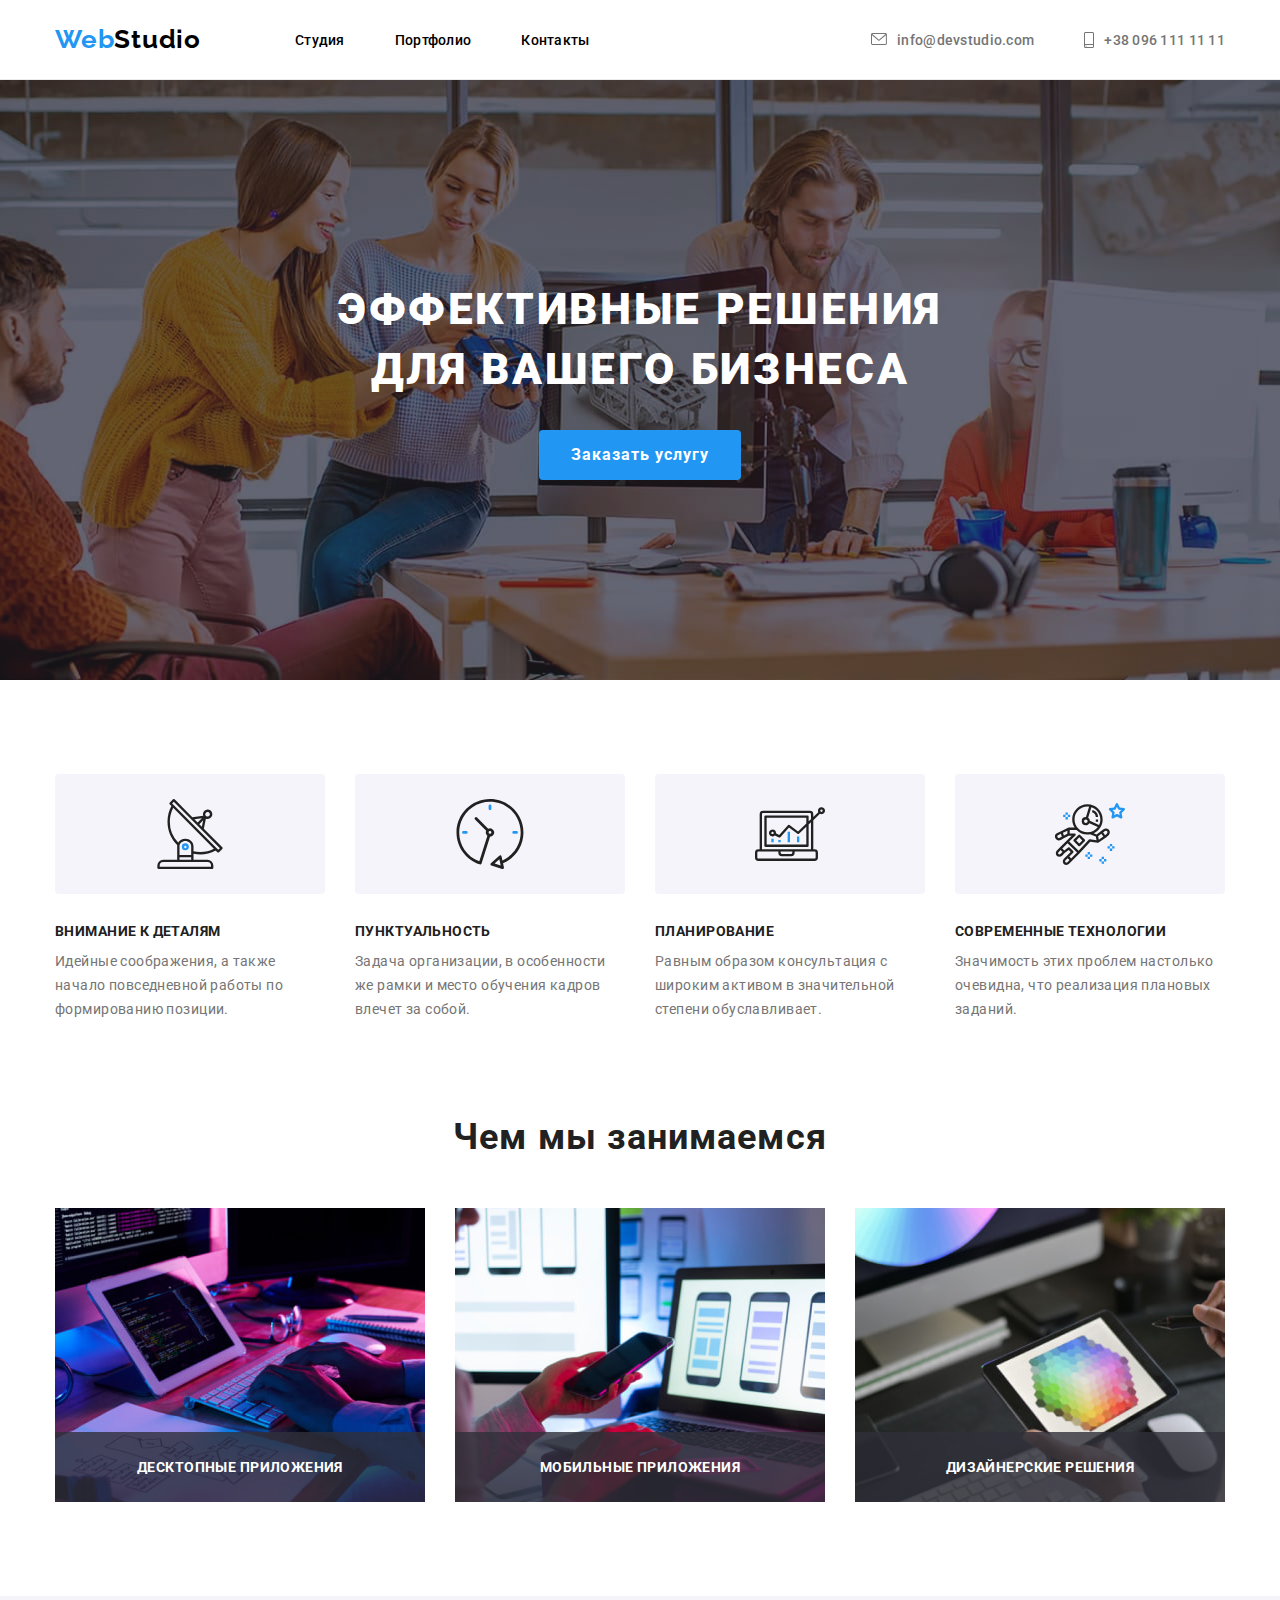
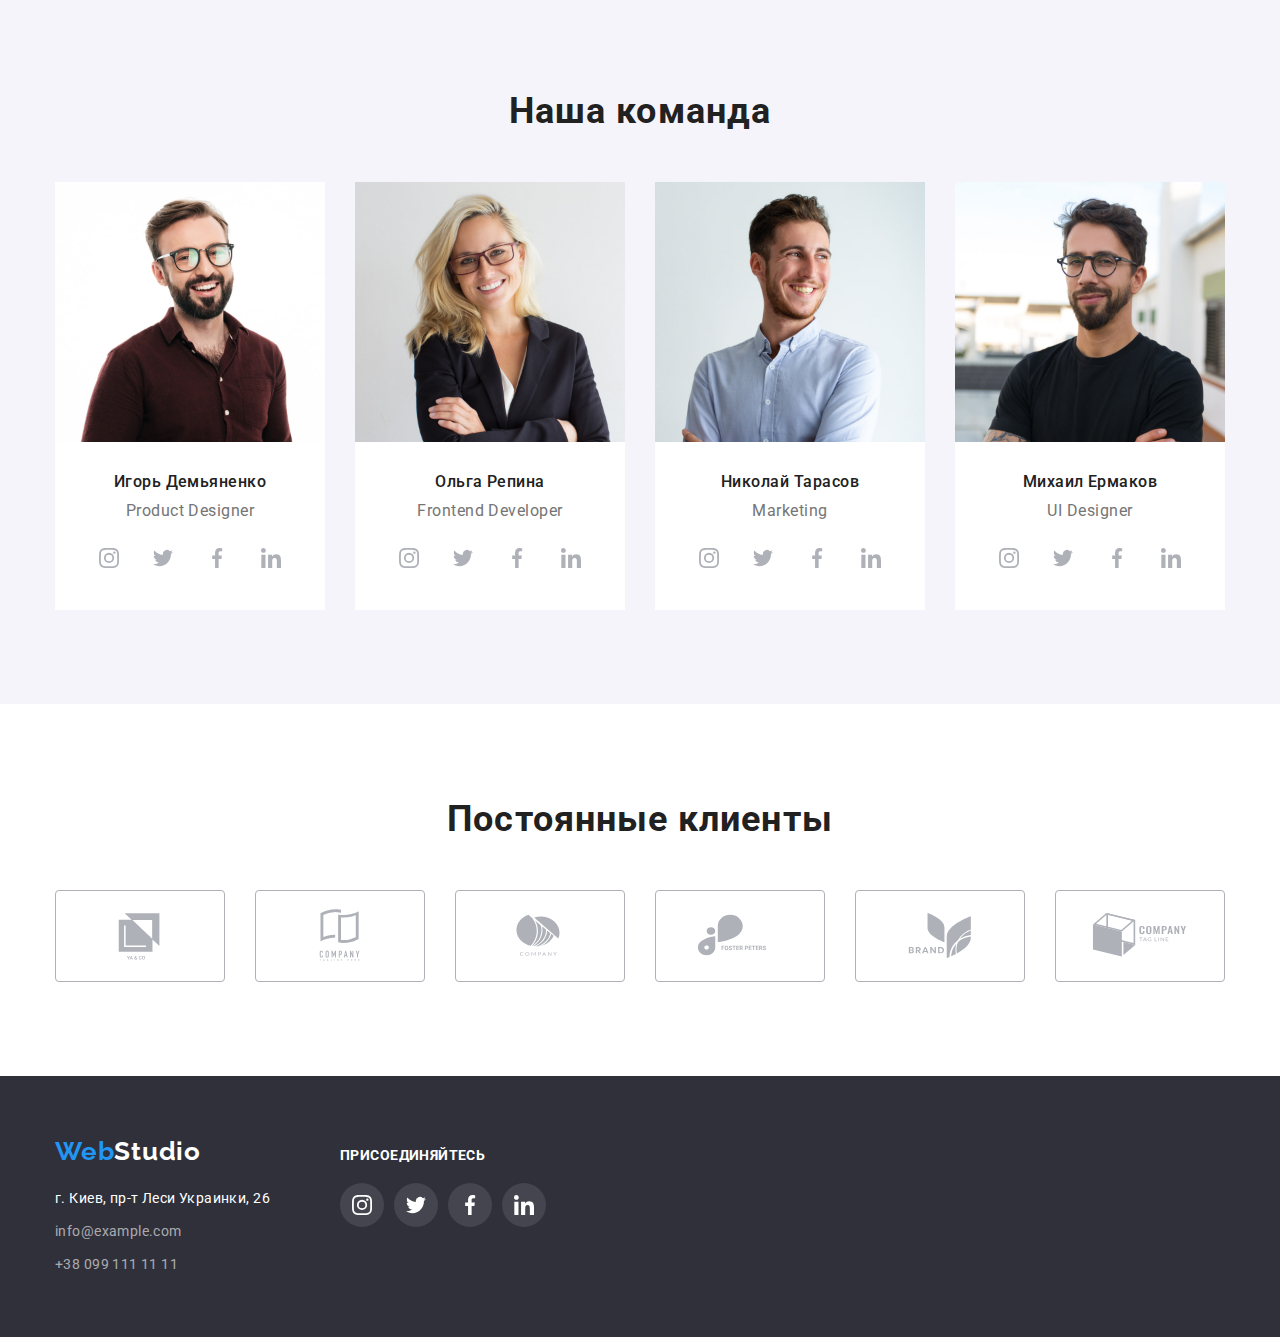
<file: index.html>
<!DOCTYPE html>
<html lang="ru">
  <head>
    <meta charset="UTF-8" />
    <meta http-equiv="X-UA-Compatible" content="IE=edge" />
    <meta name="viewport" content="width=device-width, initial-scale=1.0" />
    <title>Document</title>
    <!-- Добавление шрифтов Raleway 700 и Roboto 400 / 500 / 700 / 900 -->
    <link
      href="https://fonts.googleapis.com/css2?family=Raleway:wght@700&family=Roboto:wght@400;500;700;900&display=swap"
      rel="stylesheet"
    />
    <!-- Подключение modern-normalize  -->
    <link
      rel="stylesheet"
      href="https://cdnjs.cloudflare.com/ajax/libs/modern-normalize/1.0.0/modern-normalize.min.css"
    />

    <link rel="stylesheet" href="./css/styles.css" />
  </head>
  <body>
    <!-- шапка -->
    <header class="header">
      <div class="container container-header">
        <!-- навагация -->
        <nav class="nav">
          <!-- логотип / главная страница-->
          <a href="./index.html" class="logo-link link-backlight"
            >Web<span class="logo-link-dark">Studio</span></a
          >
          <!-- навагация по сайту -->
          <ul class="nav-list">
            <li class="nav-item">
              <a href="./index.html" class="nav-link link-backlight this-page"> Студия</a>
            </li>
            <li class="nav-item">
              <a href="./portfolio.html" class="nav-link link-backlight">Портфолио</a>
            </li>
            <li class="nav-item"><a href="#" class="nav-link link-backlight">Контакты</a></li>
          </ul>
        </nav>
        <!-- почта и телефон -->
        <ul class="mail-phone-list">
          <li class="mail-phone-list-element">
            <a href="mailto:info@devstudio.com" class="mail-phone-link link-backlight"
              ><svg class="mail-phone-icon" width="16" height="12">
                <use href="./images/symbol-defs.svg#mail"></use>
              </svg>
              info@devstudio.com</a
            >
          </li>
          <li class="mail-phone-list-element">
            <a href="tel:+380961111111" class="mail-phone-link link-backlight"
              ><svg class="mail-phone-icon" width="10" height="16">
                <use href="./images/symbol-defs.svg#smartphone"></use>
              </svg>
              +38 096 111 11 11</a
            >
          </li>
        </ul>
      </div>
    </header>
    <main>
      <section class="hero-section">
        <h1 class="main-title">
          Эффективные решения <br />
          для вашего бизнеса
        </h1>
        <button data-modal-open type="button" class="hero-button">Заказать услугу</button>
      </section>

      <!-- раздел достоинств -->

      <section class="why-us-section section">
        <div class="container">
          <!-- невидимый заголовок для читалки -->
          <h2 class="hidden-title">Зачем выбирать нас</h2>

          <!-- список достоинств -->
          <ul class="why-us-list">
            <li class="why-us-block">
              <div class="why-us-icon-container">
                <svg class="why-us-icon">
                  <use href="./images/symbol-defs.svg#antenna"></use>
                </svg>
              </div>
              <h3 class="title why-us-title">Внимание к деталям</h3>
              <p class="why-us-paragraph">
                Идейные соображения, а также начало повседневной работы по формированию позиции.
              </p>
            </li>
            <li class="why-us-block">
              <div class="why-us-icon-container">
                <svg class="why-us-icon">
                  <use href="./images/symbol-defs.svg#clock"></use>
                </svg>
              </div>
              <h3 class="title why-us-title">Пунктуальность</h3>
              <p class="why-us-paragraph">
                Задача организации, в особенности же рамки и место обучения кадров влечет за собой.
              </p>
            </li>
            <li class="why-us-block">
              <div class="why-us-icon-container">
                <svg class="why-us-icon">
                  <use href="./images/symbol-defs.svg#diagram"></use>
                </svg>
              </div>
              <h3 class="title why-us-title">Планирование</h3>
              <p class="why-us-paragraph">
                Равным образом консультация с широким активом в значительной степени обуславливает.
              </p>
            </li>
            <li class="why-us-block">
              <div class="why-us-icon-container">
                <svg class="why-us-icon">
                  <use href="./images/symbol-defs.svg#astronaut"></use>
                </svg>
              </div>
              <h3 class="title why-us-title">Современные технологии</h3>
              <p class="why-us-paragraph">
                Значимость этих проблем настолько очевидна, что реализация плановых заданий.
              </p>
            </li>
          </ul>
        </div>
      </section>

      <!-- раздел чем мы занимаемся -->
      <section class="our-work-section section">
        <div class="container">
          <!-- заголовок -->
          <h2 class="title-second">Чем мы занимаемся</h2>
          <!-- фото -->
          <ul class="our-work-list">
            <li class="our-work-block">
              <img src="./images/box-1.jpg" alt="Опытные специалисты" />
              <p class="our-work-text">Десктопные приложения</p>
            </li>
            <li class="our-work-block">
              <img src="./images/box-2.jpg" alt="Современный дизайн" />
              <p class="our-work-text">Мобильные приложения</p>
            </li>
            <li class="our-work-block">
              <img src="./images/box-3.jpg" alt="Работа художников" />
              <p class="our-work-text">Дизайнерские решения</p>
            </li>
          </ul>
        </div>
      </section>

      <!-- раздел кто мы -->
      <section class="our-team-section section">
        <div class="container">
          <h2 class="title-second">Наша команда</h2>
          <ul class="our-team-list">
            <li class="our-team-block">
              <img src="./images/img-1.jpg" alt="Наш сотрудник 1" />
              <div class="our-team-container">
                <h3 class="title our-team-name">Игорь Демьяненко</h3>
                <p class="our-team-post">Product Designer</p>
                <ul class="my-team-social-list">
                  <li class="my-team-social-block">
                    <a href="http://www.instagram.com/" class="social-link">
                      <svg class="social-icon">
                        <use href="./images/symbol-defs.svg#instagram"></use>
                      </svg>
                    </a>
                  </li>

                  <li class="my-team-social-block">
                    <a href="http://www.twitter.com/" class="social-link">
                      <svg class="social-icon">
                        <use href="./images/symbol-defs.svg#twitter"></use>
                      </svg>
                    </a>
                  </li>

                  <li class="my-team-social-block">
                    <a href="http://www.facebook.com/" class="social-link">
                      <svg class="social-icon">
                        <use href="./images/symbol-defs.svg#facebook"></use>
                      </svg>
                    </a>
                  </li>

                  <li class="my-team-social-block">
                    <a href="http://www.linkedin.com/" class="social-link">
                      <svg class="social-icon">
                        <use href="./images/symbol-defs.svg#linkedin"></use>
                      </svg>
                    </a>
                  </li>
                </ul>
              </div>
            </li>
            <li class="our-team-block">
              <img src="./images/img-2.jpg" alt="Наш сотрудник 2" />
              <div class="our-team-container">
                <h3 class="title our-team-name">Ольга Репина</h3>
                <p class="our-team-post">Frontend Developer</p>
                <ul class="my-team-social-list">
                  <li class="my-team-social-block">
                    <a href="http://www.instagram.com/" class="social-link">
                      <svg class="social-icon">
                        <use href="./images/symbol-defs.svg#instagram"></use>
                      </svg>
                    </a>
                  </li>

                  <li class="my-team-social-block">
                    <a href="http://www.twitter.com/" class="social-link">
                      <svg class="social-icon">
                        <use href="./images/symbol-defs.svg#twitter"></use>
                      </svg>
                    </a>
                  </li>

                  <li class="my-team-social-block">
                    <a href="http://www.facebook.com/" class="social-link">
                      <svg class="social-icon">
                        <use href="./images/symbol-defs.svg#facebook"></use>
                      </svg>
                    </a>
                  </li>

                  <li class="my-team-social-block">
                    <a href="http://www.linkedin.com/" class="social-link">
                      <svg class="social-icon">
                        <use href="./images/symbol-defs.svg#linkedin"></use>
                      </svg>
                    </a>
                  </li>
                </ul>
              </div>
            </li>
            <li class="our-team-block">
              <img src="./images/img-3.jpg" alt="Наш сотрудник 3" />
              <div class="our-team-container">
                <h3 class="title our-team-name">Николай Тарасов</h3>
                <p class="our-team-post">Marketing</p>
                <ul class="my-team-social-list">
                  <li class="my-team-social-block">
                    <a href="http://www.instagram.com/" class="social-link">
                      <svg class="social-icon">
                        <use href="./images/symbol-defs.svg#instagram"></use>
                      </svg>
                    </a>
                  </li>

                  <li class="my-team-social-block">
                    <a href="http://www.twitter.com/" class="social-link">
                      <svg class="social-icon">
                        <use href="./images/symbol-defs.svg#twitter"></use>
                      </svg>
                    </a>
                  </li>

                  <li class="my-team-social-block">
                    <a href="http://www.facebook.com/" class="social-link">
                      <svg class="social-icon">
                        <use href="./images/symbol-defs.svg#facebook"></use>
                      </svg>
                    </a>
                  </li>

                  <li class="my-team-social-block">
                    <a href="http://www.linkedin.com/" class="social-link">
                      <svg class="social-icon">
                        <use href="./images/symbol-defs.svg#linkedin"></use>
                      </svg>
                    </a>
                  </li>
                </ul>
              </div>
            </li>
            <li class="our-team-block">
              <img src="./images/img-4.jpg" alt="Наш сотрудник 4" />
              <div class="our-team-container">
                <h3 class="title our-team-name">Михаил Ермаков</h3>
                <p class="our-team-post">UI Designer</p>
                <ul class="my-team-social-list">
                  <li class="my-team-social-block">
                    <a href="http://www.instagram.com/" class="social-link">
                      <svg class="social-icon">
                        <use href="./images/symbol-defs.svg#instagram"></use>
                      </svg>
                    </a>
                  </li>

                  <li class="my-team-social-block">
                    <a href="http://www.twitter.com/" class="social-link">
                      <svg class="social-icon">
                        <use href="./images/symbol-defs.svg#twitter"></use>
                      </svg>
                    </a>
                  </li>

                  <li class="my-team-social-block">
                    <a href="http://www.facebook.com/" class="social-link">
                      <svg class="social-icon">
                        <use href="./images/symbol-defs.svg#facebook"></use>
                      </svg>
                    </a>
                  </li>

                  <li class="my-team-social-block">
                    <a href="http://www.linkedin.com/" class="social-link">
                      <svg class="social-icon">
                        <use href="./images/symbol-defs.svg#linkedin"></use>
                      </svg>
                    </a>
                  </li>
                </ul>
              </div>
            </li>
          </ul>
        </div>
      </section>

      <!-- раздел "наши клиенты" -->
      <section class="section">
        <div class="container">
          <!-- заголовок -->
          <h2 class="title-second">Постоянные клиенты</h2>
          <!-- логотипы компаний -->
          <ul class="customers-list">
            <li class="customers-block">
              <a href="#" class="customers-link">
                <svg class="customers-icon">
                  <use href="./images/symbol-defs.svg#company-1"></use>
                </svg>
              </a>
            </li>
            <li class="customers-block">
              <a href="#" class="customers-link">
                <svg class="customers-icon">
                  <use href="./images/symbol-defs.svg#company-2"></use>
                </svg>
              </a>
            </li>
            <li class="customers-block">
              <a href="#" class="customers-link">
                <svg class="customers-icon">
                  <use href="./images/symbol-defs.svg#company-3"></use>
                </svg>
              </a>
            </li>
            <li class="customers-block">
              <a href="#" class="customers-link">
                <svg class="customers-icon">
                  <use href="./images/symbol-defs.svg#company-4"></use>
                </svg>
              </a>
            </li>
            <li class="customers-block">
              <a href="#" class="customers-link">
                <svg class="customers-icon">
                  <use href="./images/symbol-defs.svg#company-5"></use>
                </svg>
              </a>
            </li>
            <li class="customers-block">
              <a href="#" class="customers-link">
                <svg class="customers-icon">
                  <use href="./images/symbol-defs.svg#company-6"></use>
                </svg>
              </a>
            </li>
          </ul>
        </div>
      </section>
    </main>
    <!-- футер / контакты -->
    <footer class="footer">
      <div class="container footer-flex">
        <div class="footer-left-part">
          <!-- раздел контакты -->

          <!-- лого -->
          <a href="./index.html" class="logo-link logo-footer link-backlight"
            >Web<span class="logo-link-light">Studio</span></a
          >
          <!-- контакты -->
          <address class="address">
            <ul class="contacts-list">
              <li class="contacts-block">
                <a
                  href="https://goo.gl/maps/tme8VJcGeJXMZeD66"
                  class="map-address-link link-backlight"
                  >г. Киев, пр-т Леси Украинки, 26</a
                >
              </li>
              <li class="contacts-block">
                <a href="mailto:info@example.com" class="mail-contacts-link link-backlight"
                  >info@example.com</a
                >
              </li>
              <li class="contacts-block">
                <a href="tel:+380991111111" class="phone-contacts-link link-backlight"
                  >+38 099 111 11 11</a
                >
              </li>
            </ul>
          </address>
        </div>
        <!-- соцсети в футере -->
        <div class="footer-right-part">
          <h3 class="footer-heading">Присоединяйтесь</h3>
          <ul class="footer-social-list">
            <li class="footer-social-block">
              <a href="http://www.instagram.com/" class="footer-social-link">
                <svg class="social-icon">
                  <use href="./images/symbol-defs.svg#instagram"></use>
                </svg>
              </a>
            </li>
            <li class="footer-social-block">
              <a href="http://www.twitter.com/" class="footer-social-link">
                <svg class="social-icon">
                  <use href="./images/symbol-defs.svg#twitter"></use>
                </svg>
              </a>
            </li>
            <li class="footer-social-block">
              <a href="http://www.facebook.com/" class="footer-social-link">
                <svg class="social-icon">
                  <use href="./images/symbol-defs.svg#facebook"></use>
                </svg>
              </a>
            </li>
            <li class="footer-social-block">
              <a href="http://www.linkedin.com/" class="footer-social-link">
                <svg class="social-icon">
                  <use href="./images/symbol-defs.svg#linkedin"></use>
                </svg>
              </a>
            </li>
          </ul>
        </div>
      </div>
    </footer>
    <div class="backdrop is-hidden" data-modal>
      <div class="modal">
        <button data-modal-close type="button" class="modal-close-button">
          <svg class="modal-close-icon">
            <use href="./images/close.svg#close"></use>
          </svg>
        </button>
      </div>
    </div>
    <script src="./js/modal.js"></script>
  </body>
</html>
</file>
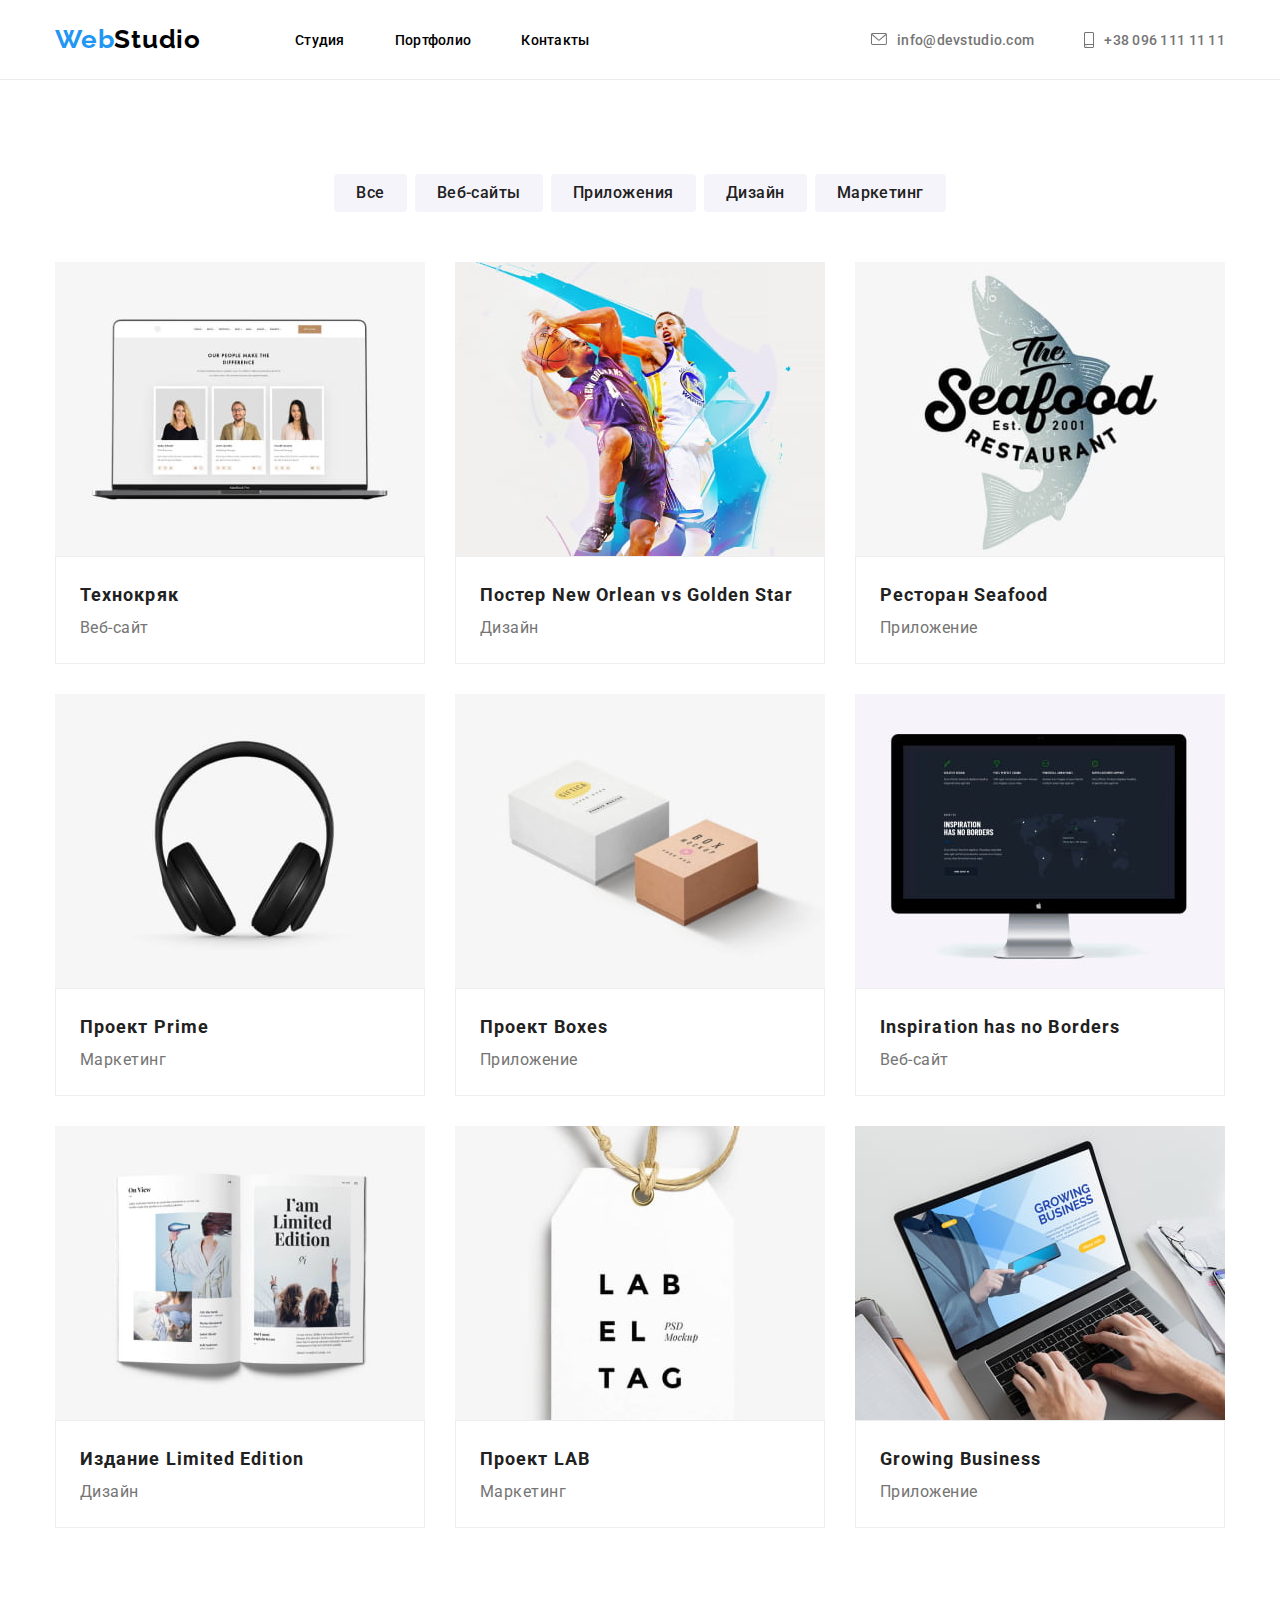
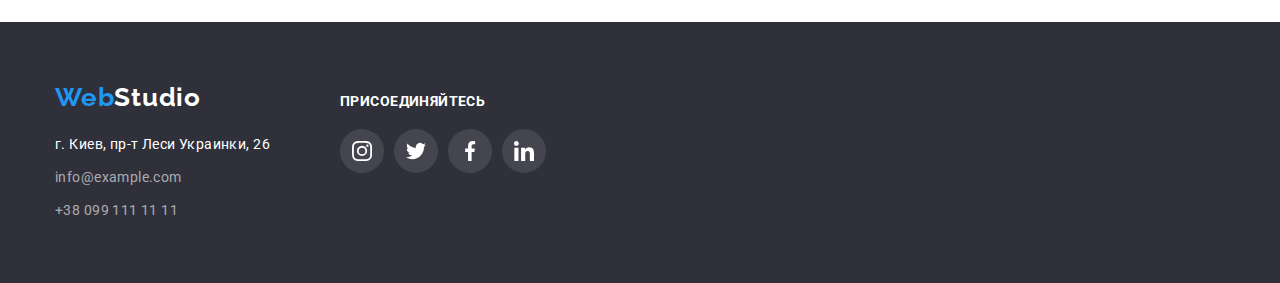
<file: portfolio.html>
<!DOCTYPE html>
<html lang="ru">
  <head>
    <meta charset="UTF-8" />
    <meta http-equiv="X-UA-Compatible" content="IE=edge" />
    <meta name="viewport" content="width=device-width, initial-scale=1.0" />
    <title>Document</title>
    <!-- Добавление шрифтов Raleway 700 и Roboto 400 / 500 / 700 / 900 -->
    <link
      href="https://fonts.googleapis.com/css2?family=Raleway:wght@700&family=Roboto:wght@400;500;700;900&display=swap"
      rel="stylesheet"
    />
    <link
      rel="stylesheet"
      href="https://cdnjs.cloudflare.com/ajax/libs/modern-normalize/1.0.0/modern-normalize.min.css"
    />
    <link rel="stylesheet" href="./css/styles.css" />
  </head>
  <body>
    <!-- шапка -->
    <header class="header">
      <div class="container container-header">
        <!-- навагация -->
        <nav class="nav">
          <!-- логотип / главная страница-->
          <a href="./index.html" class="logo-link link-backlight"
            >Web<span class="logo-link-dark">Studio</span></a
          >
          <!-- навагация по сайту -->
          <ul class="nav-list">
            <li class="nav-item">
              <a href="./index.html" class="nav-link link-backlight">Студия</a>
            </li>
            <li class="nav-item">
              <a href="./portfolio.html" class="nav-link link-backlight this-page">Портфолио</a>
            </li>
            <li class="nav-item"><a href="#" class="nav-link link-backlight">Контакты</a></li>
          </ul>
        </nav>
        <!-- почта и телефон -->
        <ul class="mail-phone-list">
          <li class="mail-phone-list-element">
            <a href="mailto:info@devstudio.com" class="mail-phone-link link-backlight"
              ><svg class="mail-phone-icon" width="16" height="12">
                <use href="./images/symbol-defs.svg#mail"></use>
              </svg>
              info@devstudio.com</a
            >
          </li>
          <li class="mail-phone-list-element">
            <a href="tel:+380961111111" class="mail-phone-link link-backlight"
              ><svg class="mail-phone-icon" width="10" height="16">
                <use href="./images/symbol-defs.svg#smartphone"></use>
              </svg>
              +38 096 111 11 11</a
            >
          </li>
        </ul>
      </div>
    </header>
    <main>
      <!-- навигация по странице -->

      <section class="section">
        <div class="container portfolio-section">
          <!-- невидимый заголовок -->
          <h1 class="hidden-title">Примеры наших работ</h1>
          <!-- кнопки навигации -->
          <ul class="portfolio-nav-list">
            <li class="portfolio-nav-block">
              <button type="button" class="portfolio-nav-button">Все</button>
            </li>
            <li class="portfolio-nav-block">
              <button type="button" class="portfolio-nav-button">Веб-сайты</button>
            </li>
            <li class="portfolio-nav-block">
              <button type="button" class="portfolio-nav-button">Приложения</button>
            </li>
            <li class="portfolio-nav-block">
              <button type="button" class="portfolio-nav-button">Дизайн</button>
            </li>
            <li class="portfolio-nav-block">
              <button type="button" class="portfolio-nav-button">Маркетинг</button>
            </li>
          </ul>

          <!-- список отображаемых сайтов -->

          <ul class="portfolio-list">
            <li class="portfolio-block">
              <a href="#" class="portfolio-block-link">
                <div class="portfolio-thumb">
                  <img
                    src="./images/portfolio-1.jpg"
                    class="portfolio-picture"
                    alt="Хакерский сайт"
                    width="370"
                  />
                  <div class="portfolio-block-overlay">
                    <p class="portfolio-img-text">
                      Технокряк это современная площадка распространения коронавируса. Компании
                      используют эту платформу для цифрового шпионажа и атак на защищённые сервера
                      конкурентов.
                    </p>
                  </div>
                </div>
                <div class="portfolio-list-container">
                  <h2 class="portfolio-list-title">Технокряк</h2>
                  <p class="portfolio-list-paragraph">Веб-сайт</p>
                </div>
              </a>
            </li>
            <li class="portfolio-block">
              <a href="#" class="portfolio-block-link">
                <div class="portfolio-thumb">
                  <img
                    src="./images/portfolio-2.jpg"
                    class="portfolio-picture"
                    alt="Постер баскетбольного матча"
                    width="370"
                  />
                  <div class="portfolio-block-overlay">
                    <p class="portfolio-img-text">
                      Технокряк это современная площадка распространения коронавируса. Компании
                      используют эту платформу для цифрового шпионажа и атак на защищённые сервера
                      конкурентов.
                    </p>
                  </div>
                </div>
                <div class="portfolio-list-container">
                  <h2 class="portfolio-list-title">Постер New Orlean vs Golden Star</h2>
                  <p class="portfolio-list-paragraph">Дизайн</p>
                </div>
              </a>
            </li>
            <li class="portfolio-block">
              <a href="#" class="portfolio-block-link">
                <div class="portfolio-thumb">
                  <img
                    src="./images/portfolio-3.jpg"
                    class="portfolio-picture"
                    alt="Логотип ресторана"
                    width="370"
                  />
                  <div class="portfolio-block-overlay">
                    <p class="portfolio-img-text">
                      Технокряк это современная площадка распространения коронавируса. Компании
                      используют эту платформу для цифрового шпионажа и атак на защищённые сервера
                      конкурентов.
                    </p>
                  </div>
                </div>
                <div class="portfolio-list-container">
                  <h2 class="portfolio-list-title">Ресторан Seafood</h2>
                  <p class="portfolio-list-paragraph">Приложение</p>
                </div>
              </a>
            </li>
            <li class="portfolio-block">
              <a href="#" class="portfolio-block-link">
                <div class="portfolio-thumb">
                  <img
                    src="./images/portfolio-4.jpg"
                    class="portfolio-picture"
                    alt="Наушники"
                    width="370"
                  />
                  <div class="portfolio-block-overlay">
                    <p class="portfolio-img-text">
                      Технокряк это современная площадка распространения коронавируса. Компании
                      используют эту платформу для цифрового шпионажа и атак на защищённые сервера
                      конкурентов.
                    </p>
                  </div>
                </div>
                <div class="portfolio-list-container">
                  <h2 class="portfolio-list-title">Проект Prime</h2>
                  <p class="portfolio-list-paragraph">Маркетинг</p>
                </div>
              </a>
            </li>
            <li class="portfolio-block">
              <a href="#" class="portfolio-block-link">
                <div class="portfolio-thumb">
                  <img
                    src="./images/portfolio-5.jpg"
                    class="portfolio-picture"
                    alt="Коробки"
                    width="370"
                  />
                  <div class="portfolio-block-overlay">
                    <p class="portfolio-img-text">
                      Технокряк это современная площадка распространения коронавируса. Компании
                      используют эту платформу для цифрового шпионажа и атак на защищённые сервера
                      конкурентов.
                    </p>
                  </div>
                </div>
                <div class="portfolio-list-container">
                  <h2 class="portfolio-list-title">Проект Boxes</h2>
                  <p class="portfolio-list-paragraph">Приложение</p>
                </div>
              </a>
            </li>
            <li class="portfolio-block">
              <a href="#" class="portfolio-block-link">
                <div class="portfolio-thumb">
                  <img
                    src="./images/portfolio-6.jpg"
                    class="portfolio-picture"
                    alt="Текст и картой мира"
                    width="370"
                  />
                  <div class="portfolio-block-overlay">
                    <p class="portfolio-img-text">
                      Технокряк это современная площадка распространения коронавируса. Компании
                      используют эту платформу для цифрового шпионажа и атак на защищённые сервера
                      конкурентов.
                    </p>
                  </div>
                </div>
                <div class="portfolio-list-container">
                  <h2 class="portfolio-list-title">Inspiration has no Borders</h2>
                  <p class="portfolio-list-paragraph">Веб-сайт</p>
                </div>
              </a>
            </li>
            <li class="portfolio-block">
              <a href="#" class="portfolio-block-link">
                <div class="portfolio-thumb">
                  <img
                    src="./images/portfolio-7.jpg"
                    class="portfolio-picture"
                    alt="Книга"
                    width="370"
                  />
                  <div class="portfolio-block-overlay">
                    <p class="portfolio-img-text">
                      Технокряк это современная площадка распространения коронавируса. Компании
                      используют эту платформу для цифрового шпионажа и атак на защищённые сервера
                      конкурентов.
                    </p>
                  </div>
                </div>
                <div class="portfolio-list-container">
                  <h2 class="portfolio-list-title">Издание Limited Edition</h2>
                  <p class="portfolio-list-paragraph">Дизайн</p>
                </div>
              </a>
            </li>
            <li class="portfolio-block">
              <a href="#" class="portfolio-block-link">
                <div class="portfolio-thumb">
                  <img
                    src="./images/portfolio-8.jpg"
                    class="portfolio-picture"
                    alt="Ярлык"
                    width="370"
                  />
                  <div class="portfolio-block-overlay">
                    <p class="portfolio-img-text">
                      Технокряк это современная площадка распространения коронавируса. Компании
                      используют эту платформу для цифрового шпионажа и атак на защищённые сервера
                      конкурентов.
                    </p>
                  </div>
                </div>
                <div class="portfolio-list-container">
                  <h2 class="portfolio-list-title">Проект LAB</h2>
                  <p class="portfolio-list-paragraph">Маркетинг</p>
                </div>
              </a>
            </li>
            <li class="portfolio-block">
              <a href="#" class="portfolio-block-link">
                <div class="portfolio-thumb">
                  <img
                    src="./images/portfolio-9.jpg"
                    class="portfolio-picture"
                    alt="Приложение для бизнеса"
                    width="370"
                  />
                  <div class="portfolio-block-overlay">
                    <p class="portfolio-img-text">
                      Технокряк это современная площадка распространения коронавируса. Компании
                      используют эту платформу для цифрового шпионажа и атак на защищённые сервера
                      конкурентов.
                    </p>
                  </div>
                </div>
                <div class="portfolio-list-container">
                  <h2 class="portfolio-list-title">Growing Business</h2>
                  <p class="portfolio-list-paragraph">Приложение</p>
                </div>
              </a>
            </li>
          </ul>
        </div>
      </section>
    </main>

    <!-- футер / контакты -->
    <footer class="footer">
      <div class="container footer-flex">
        <div class="footer-left-part">
          <!-- раздел контакты -->

          <!-- лого -->
          <a href="./index.html" class="logo-link logo-footer link-backlight"
            >Web<span class="logo-link-light">Studio</span></a
          >
          <!-- контакты -->
          <address class="address">
            <ul class="contacts-list">
              <li class="contacts-block">
                <a
                  href="https://goo.gl/maps/tme8VJcGeJXMZeD66"
                  class="map-address-link link-backlight"
                  >г. Киев, пр-т Леси Украинки, 26</a
                >
              </li>
              <li class="contacts-block">
                <a href="mailto:info@example.com" class="mail-contacts-link link-backlight"
                  >info@example.com</a
                >
              </li>
              <li class="contacts-block">
                <a href="tel:+380991111111" class="phone-contacts-link link-backlight"
                  >+38 099 111 11 11</a
                >
              </li>
            </ul>
          </address>
        </div>
        <!-- соцсети в футере -->
        <div class="footer-right-part">
          <h3 class="footer-heading">Присоединяйтесь</h3>
          <ul class="footer-social-list">
            <li class="footer-social-block">
              <a href="http://www.instagram.com/" class="footer-social-link">
                <svg class="social-icon">
                  <use href="./images/symbol-defs.svg#instagram"></use>
                </svg>
              </a>
            </li>
            <li class="footer-social-block">
              <a href="http://www.twitter.com/" class="footer-social-link">
                <svg class="social-icon">
                  <use href="./images/symbol-defs.svg#twitter"></use>
                </svg>
              </a>
            </li>
            <li class="footer-social-block">
              <a href="http://www.facebook.com/" class="footer-social-link">
                <svg class="social-icon">
                  <use href="./images/symbol-defs.svg#facebook"></use>
                </svg>
              </a>
            </li>
            <li class="footer-social-block">
              <a href="http://www.linkedin.com/" class="footer-social-link">
                <svg class="social-icon">
                  <use href="./images/symbol-defs.svg#linkedin"></use>
                </svg>
              </a>
            </li>
          </ul>
        </div>
      </div>
    </footer>
  </body>
</html>
</file>
<file: css/styles.css>
/* переменные */

:root {
  --color-main: #757575;
  --color-title: #212121;
  --color-third: #000;
  --color-fourth: #2196f3;
  --color-fifth: #fff;
  --color-fifth-transparent: rgba(255, 255, 255, 0.6);
  --color-background-main: #fff;
  --color-background-second: #2f303a;
  --color-background-third: #f5f4fa;
  --color-hero-background: rgba(47, 48, 58, 0.4);
  --color-social-network-main: #afb1b8;
  --color-social-network-footer-transparent: rgba(255, 255, 255, 0.1);
  --grid-width: 70px;
  --grit-indent: 30px;
}

/* - - - - - - - главный стиль документа - - - - - - - */

body {
  font-family: 'Roboto', sans-serif;
  background-color: var(--color-background-main);
  color: var(--color-main);
}

/* контур */

* {
  /* outline: 2px solid tomato; */
}

h1,
h2,
h3,
ul,
p {
  margin-top: 0;
  margin-bottom: 0;
}

a {
  text-decoration: none;
  transition: color 250ms cubic-bezier(0.4, 0, 0.2, 1),
    background-color 250ms cubic-bezier(0.4, 0, 0.2, 1), fill 250ms cubic-bezier(0.4, 0, 0.2, 1);
}

button {
  transition: color 250ms cubic-bezier(0.4, 0, 0.2, 1),
    background-color 250ms cubic-bezier(0.4, 0, 0.2, 1),
    box-shadow 250ms cubic-bezier(0.4, 0, 0.2, 1);
}

.hidden-title {
  position: absolute;
  clip: rect(0 0 0 0);
  width: 1px;
  height: 1px;
  margin: -1px;
}

/* общий стиль элементов списков */

ul {
  padding: 0;
  list-style: none;
}

li {
  list-style: none;
}

img {
  max-width: 100%;
  display: block;
  height: auto;
}

/* размер страницы */

.container {
  width: 1200px;
  margin-left: auto;
  margin-right: auto;
  padding-left: 15px;
  padding-right: 15px;
}

/* общий стиль секций */

.section {
  padding: 94px 0;
}

/*  - - - - - - - стили разделов  - - - - - - - */

/* - - - Шапка - - - */

.header {
  margin-bottom: 0;
  height: 80px;
  display: flex;
  align-items: center;
  border-bottom: 1px solid #ececec;
  /* background-color: rgb(127, 243, 252); */
}

.container-header {
  display: flex;
}

/* навигация в шапке */

.nav {
  display: flex;
  align-items: center;
}

/* почта-телефон в шапке */

.mail-phone-list {
  display: flex;
  margin-left: auto;
  align-self: center;
}

.mail-phone-link {
  align-items: center;
  display: flex;
  color: var(--color-main);
  font-weight: 500;
  font-size: 14px;
  line-height: 1.142;
  letter-spacing: 0.02em;
}

.mail-phone-icon {
  margin-right: 10px;
  fill: currentColor;
}

.mail-phone-list-element:not(:last-child) {
  margin-right: 50px;
}

/* .mail-phone-list-element:last-child {
  margin-right: 0;
} */

/* - - - раздел "заказать услугу" - - - */

.hero-section {
  /* background-color: var(--color-background-second); */

  background-image: linear-gradient(rgba(47, 48, 58, 0.4), rgba(47, 48, 58, 0.4)),
    url('../images/hero-img.jpg');
  background-size: cover;
  background-repeat: no-repeat;
  background-position: center;

  padding-top: 200px;
  padding-bottom: 200px;
  /* background-size: inherit;
  background-origin: content-box;
  background-clip: content-box; */
  /* background-attachment: fixed; */
}

/* - - - раздел "зачем выбирать нас" - - - */

.why-us-section {
}

/* .why-us-block:nth-child(1)::before {
  display: block;
  margin-bottom: 30px;
  display: block;
  content: '';
  background-size: initial;
  background-color: var(--color-background-third);
  height: 120px;
  background-repeat: no-repeat;
  background-position: center;
  background-image: url('../images/antenna.svg');
  border-radius: 4px;
} */

.why-us-icon-container {
  display: flex;
  margin-bottom: 30px;
  background-color: var(--color-background-third);
  height: 120px;
  border-radius: 4px;
  align-items: center;
  justify-content: center;
}

.why-us-icon {
  width: 70px;
  height: 70px;
  background-position: center;
}

.why-us-list {
  display: flex;
}

.why-us-block {
  flex-basis: calc((100% + var(--grit-indent)) / 4 - var(--grit-indent));
  margin-right: var(--grit-indent);
}

.why-us-block:nth-child(4n) {
  margin-right: 0;
}

.why-us-title {
  font-size: 14px;
  line-height: 1.14;
  letter-spacing: 0.03em;
  text-transform: uppercase;
  margin-bottom: 10px;
}

.why-us-paragraph {
  font-size: 14px;
  line-height: 1.714;
  letter-spacing: 0.03em;
  /* margin-bottom: 0; */
}

/* - - - раздел "чем мы занимаемся" - - - */

.our-work-section {
  /* margin-bottom: 94px; */
  padding-top: 0;
}

.our-work-list {
  display: flex;
  flex-wrap: wrap;
}

.our-work-block {
  position: relative;
  flex-basis: calc((100% + var(--grit-indent)) / 3 - var(--grit-indent));
  margin-right: var(--grit-indent);
}

.our-work-text {
  position: absolute;
  width: 100%;
  height: 70px;
  bottom: 0;
  left: 0;
  display: flex;
  justify-content: center;
  align-items: center;
  font-weight: 700;
  font-size: 14px;
  line-height: 1.142;
  letter-spacing: 0.03em;
  text-transform: uppercase;
  color: var(--color-fifth);
  background-color: rgba(47, 48, 58, 0.8);
}

.our-work-block:nth-child(3n) {
  margin-right: 0;
}

/* - - - раздел "наша команда" - - - */
.our-team-section {
  background-color: var(--color-background-third);
}

.our-team-list {
  display: flex;
  flex-wrap: wrap;
}

.our-team-name {
  font-weight: 500;
  font-size: 16px;
  line-height: 1.2;
  letter-spacing: 0.03em;
  text-align: center;
}

.our-team-post {
  font-size: 16px;
  line-height: 1.2;
  letter-spacing: 0.03em;
  text-align: center;
  margin-top: 10px;
  margin-bottom: 0;
}

.our-team-container {
  padding-top: 30px;
  padding-bottom: 30px;
}

.our-team-block {
  /* margin-bottom: 30px; */
  flex-basis: calc((100% + var(--grit-indent)) / 4 - var(--grit-indent));
  margin-right: var(--grit-indent);
  background-color: var(--color-background-main);
}

.our-team-block:nth-child(4n) {
  margin-right: 0;
}

/* контейнер соцсетей */

.my-team-social-list {
  margin-top: 16px;
  display: flex;
  justify-content: center;
}

.my-team-social-block:not(:last-child) {
  margin-right: 10px;
}

/* ссылки на соцсети */

/* .instagram-link {
  display: block;
  width: 44px;
  height: 44px;
  background-image: url('../images/instagram.svg');
  background-position: center;
  background-repeat: no-repeat;
  color: #fff;
  border-radius: 50%;
} */

.social-link {
  display: flex;
  width: 44px;
  height: 44px;
  fill: var(--color-social-network-main);
  border-radius: 50%;
  align-items: center;
  justify-content: center;
}

.social-icon {
  width: 20px;
  height: 20px;
}

.social-link:hover,
.social-link:focus {
  fill: var(--color-fifth);
  background-color: var(--color-fourth);
}

/* - - - наши клиенты - - - */

.customers-list {
  display: flex;
  flex-wrap: wrap;
}

.customers-block {
  flex-basis: calc((100% + var(--grit-indent)) / 6 - var(--grit-indent));
  margin-right: var(--grit-indent);
  background-color: var(--color-background-main);
  color: #000;
}

.customers-block:nth-child(6n) {
  margin-right: 0;
}

.customers-link {
  display: flex;
  width: 170px;
  height: 92px;
  fill: var(--color-social-network-main);
  border-radius: 50%;
  align-items: center;
  justify-content: center;
  border: 1px solid #afb1b8;
  border-radius: 4px;
}

.customers-icon {
  width: 106px;
  height: 60px;
}

.customers-link:hover,
.customers-link:focus {
  fill: var(--color-fourth);
  border-color: var(--color-fourth);
}

/* - - - контакты (футер) - - - */

.footer {
  background-color: var(--color-background-second);
  padding-top: 60px;
  padding-bottom: 60px;
}

/* - - - - - - - заголовки - - - - - - - */

/* стиль заголовков */

.title {
  color: var(--color-title);
  /* font-weight: 700; */
}

/* главный заголовок */

.main-title {
  color: var(--color-fifth);
  font-weight: 900;
  font-size: 44px;
  line-height: 1.363;
  text-align: center;
  letter-spacing: 0.06em;
  text-transform: uppercase;
  margin-top: 0%;
  margin-bottom: 0;
}

/* стиль вторых заголовков */

.title-second {
  font-weight: 700;
  font-size: 36px;
  line-height: 1.167;
  text-align: center;
  letter-spacing: 0.03em;
  margin-bottom: 50px;
  color: var(--color-title);
}

/* - - - - - - - кнопки - - - - - - - */

/* кнопка "заказать услугу" */

.hero-button {
  margin-top: 30px;
  display: block;
  margin-right: auto;
  margin-left: auto;
  padding: 10px 32px;

  font-family: inherit;
  font-weight: 700;
  font-size: 16px;
  line-height: 1.87;
  text-align: center;
  letter-spacing: 0.06em;
  cursor: pointer;
  border-style: none;
  color: var(--color-fifth);
  background-color: var(--color-fourth);
  border-radius: 4px;
}

.hero-button:hover,
.hero-button:focus {
  box-shadow: 0px 4px 4px rgba(0, 0, 0, 0.15);
}

/* - - - - - - -  ссылки - - - - - - -  */

/* навигационные ссылки */

.nav-list {
  display: flex;
}

.nav-item {
  margin-right: 50px;
}

.nav-item:last-child {
  margin-right: 0;
}

.nav-link {
  position: relative;
  display: flex;
  color: var(--color-third);
  font-weight: 500;
  min-height: 16px;
  font-size: 14px;
  line-height: 1.142;
  letter-spacing: 0.02em;
  /* transition: color 250ms cubic-bezier(0.4, 0, 0.2, 1); */
}

.this-page::after {
  transition: 250ms cubic-bezier(0.4, 0, 0.2, 1);
  content: '';
  position: absolute;
  height: 4px;
  width: 0;
  right: 0;
  background-color: var(--color-fourth);
  bottom: -32px;
  border-radius: 2px;
  transition: 250ms cubic-bezier(0.4, 0, 0.2, 1);
}

.this-page:hover:after {
  width: 100%;
  left: 0;
}

/* ссылка на веб студию */

.logo-link {
  font-family: Raleway;
  font-weight: 700;
  font-size: 26px;
  line-height: 1.2;
  letter-spacing: 0.03em;
  color: var(--color-fourth);
  margin-right: 94px;
}

.logo-link-dark {
  color: var(--color-third);
}

.logo-link-light {
  color: var(--color-fifth);
}

.logo-footer {
  margin-right: 0;
}

/* .mail-phone-link:hover,
.mail-phone-link:focus {
  color: var(--color-fourth);
} */

/* стиль контактов */

.address {
  /* display: inline-block; */
  margin-top: 20px;
}

.contacts-list {
  font-size: 14px;
  line-height: 1.714;
  letter-spacing: 0.03em;
}

.map-address-link {
  font-style: normal;
  color: var(--color-fifth);
}

.mail-contacts-link {
  font-style: normal;
  color: var(--color-fifth-transparent);
}

.contacts-block:not(:last-child) {
  margin-bottom: 9px;
}

.phone-contacts-link {
  font-style: normal;
  color: var(--color-fifth-transparent);
}

.link-backlight:hover,
.link-backlight:focus {
  color: var(--color-fourth);
}

.footer-left-part {
}

.footer-right-part {
  margin-left: 70px;
}

.footer-flex {
  align-items: baseline;
  display: flex;
}

.footer-heading {
  color: var(--color-fifth);
  font-weight: 700;
  font-size: 14px;
  line-height: 16px;
  letter-spacing: 0.03em;
  text-transform: uppercase;
  margin-bottom: 20px;
}

.footer-social-list {
  display: flex;
}

.footer-social-link {
  display: flex;
  width: 44px;
  height: 44px;
  fill: var(--color-fifth);
  background-color: var(--color-social-network-footer-transparent);
  border-radius: 50%;
  align-items: center;
  justify-content: center;
}

.footer-social-block:not(:last-child) {
  margin-right: 10px;
}

.footer-social-link:hover,
.footer-social-link:focus {
  fill: var(--color-fifth);
  background-color: var(--color-fourth);
}

/* - - - - - - - - - - - - - - - - - - - */
/* - - - - - - - ПОРТФОЛИО - - - - - - - */
/* - - - - - - - - - - - - - - - - - - - */

/* - - - сортировочные кнопки - - - */

/* список кнопок */
.portfolio-nav-list {
  display: flex;
  justify-content: center;
  align-items: center;
  padding-bottom: 50px;
}

/* стиль кнопок */

.portfolio-nav-button {
  font-family: inherit;
  font-weight: 500;
  font-size: 16px;
  line-height: 1.62;
  text-align: center;
  letter-spacing: 0.03em;
  background-color: #f5f4fa;
  border-style: none;
  cursor: pointer;
  background-color: var(--color-background-third);
  color: var(--color-title);
  padding: 6px 22px;
  border-radius: 4px;
}

.portfolio-nav-block:not(:last-child) {
  margin-right: 8px;
}

/* наведение на кнопки */

.portfolio-nav-button:hover,
.portfolio-nav-button:focus {
  background-color: var(--color-fourth);
  color: var(--color-fifth);
  box-shadow: 0px 3px 1px rgba(0, 0, 0, 0.1), 0px 1px 2px rgba(0, 0, 0, 0.08),
    0px 2px 2px rgba(0, 0, 0, 0.12);
  border-radius: 4px;
}

/* - - - Примеры работ - - - */

/* список работ */
.portfolio-list {
  display: flex;
  flex-wrap: wrap;
}

/* карточки работ */

.portfolio-list-container {
  padding: 20px 24px;
  border: 1px solid #eeeeee;
}

/* расположение карточек */

.portfolio-block {
  flex-basis: calc((100% + var(--grit-indent)) / 3 - var(--grit-indent));
  margin-right: var(--grit-indent);

  margin-bottom: 30px;
}

.portfolio-block-link {
  display: block;
  position: relative;
  overflow: hidden;
  transition: box-shadow 250ms cubic-bezier(0.4, 0, 0.2, 1);
}

.portfolio-thumb {
  position: relative;
}

/* анимированый фон с выезжающим текстом */

.portfolio-block-overlay {
  display: flex;

  /* анимация */

  position: absolute;
  top: 0;
  left: 0;
  width: 100%;
  height: 100%;
  transform: translateX(-100%);
  transition: transform 250ms cubic-bezier(0.4, 0, 0.2, 1);

  /* стили блока */

  background-color: rgba(33, 150, 243, 0.9);
  color: var(--color-fifth);
  padding-left: 24px;
  padding-right: 24px;
  justify-content: center;
  align-items: center;
  font-size: 18px;
  line-height: 1.556;
  letter-spacing: 0.03em;
}

.portfolio-block-link:hover {
  box-shadow: 0px 1px 1px rgba(0, 0, 0, 0.12), 0px 4px 4px rgba(0, 0, 0, 0.06),
    1px 4px 6px rgba(0, 0, 0, 0.16);
}

.portfolio-block-link:hover .portfolio-block-overlay,
.portfolio-block-link:focus .portfolio-block-overlay {
  transform: translateX(0);
}

.portfolio-block:nth-child(3n) {
  margin-right: 0;
}

.portfolio-block:nth-last-child(-n + 3) {
  margin-bottom: 0;
}

/* картинки */

.portfolio-picture {
}

/* заголовок работ */

.portfolio-list-title {
  font-size: 18px;
  font-weight: 700;
  line-height: 2;
  letter-spacing: 0.06em;
  color: var(--color-title);
}

/* описание работ */

.portfolio-list-paragraph {
  font-size: 16px;
  line-height: 1.875;
  letter-spacing: 0.03em;
  color: var(--color-main);
}

/*  - - - - - - - - - - - - - - - - - - - - - */
/* - - - - - - - Модальное окно - - - - - - - */
/*  - - - - - - - - - - - - - - - - - - - - - */

/* окно на заднем фоне */

.backdrop {
  position: fixed;
  top: 0;
  left: 0;
  width: 100%;
  height: 100%;
  background-color: rgba(0, 0, 0, 0.2);
  transition: opacity 250ms cubic-bezier(0.4, 0, 0.2, 1);
}

/* состояние, при котором модалка неактивна */

.backdrop.is-hidden {
  opacity: 0;
  pointer-events: none;
}

.backdrop.is-hidden .modal {
  transform: translate(-50%, -50%) scale(0.8);
}

/* модальное окно */
.modal {
  padding: 8px;
  position: absolute;
  top: 50%;
  left: 50%;
  transform: translate(-50%, -50%) scale(1);
  transition: transform 250ms cubic-bezier(0.4, 0, 0.2, 1);

  width: 528px;
  height: 581px;
  border-radius: 4px;
  box-shadow: 0px 1px 3px rgba(0, 0, 0, 0.12), 0px 1px 1px rgba(0, 0, 0, 0.14),
    0px 2px 1px rgba(0, 0, 0, 0.2);
  background-color: #fff;
}

/* кнопка закрытия модалки */

.modal-close-button {
  position: absolute;

  top: 8px;
  right: 8px;
  background-color: var(--color-background-main);
  cursor: pointer;
  border: 0px;
  display: flex;
  width: 44px;
  height: 44px;
  fill: var(--color-third);
  border-radius: 50%;
  border: 1px solid rgba(0, 0, 0, 0.1);
  align-items: center;
  justify-content: center;
}

.modal-close-button:hover,
.modal-close-button:focus {
  background-color: var(--color-social-network-main);
}

.modal-close-icon {
  width: 18px;
  height: 18px;
}
</file>
